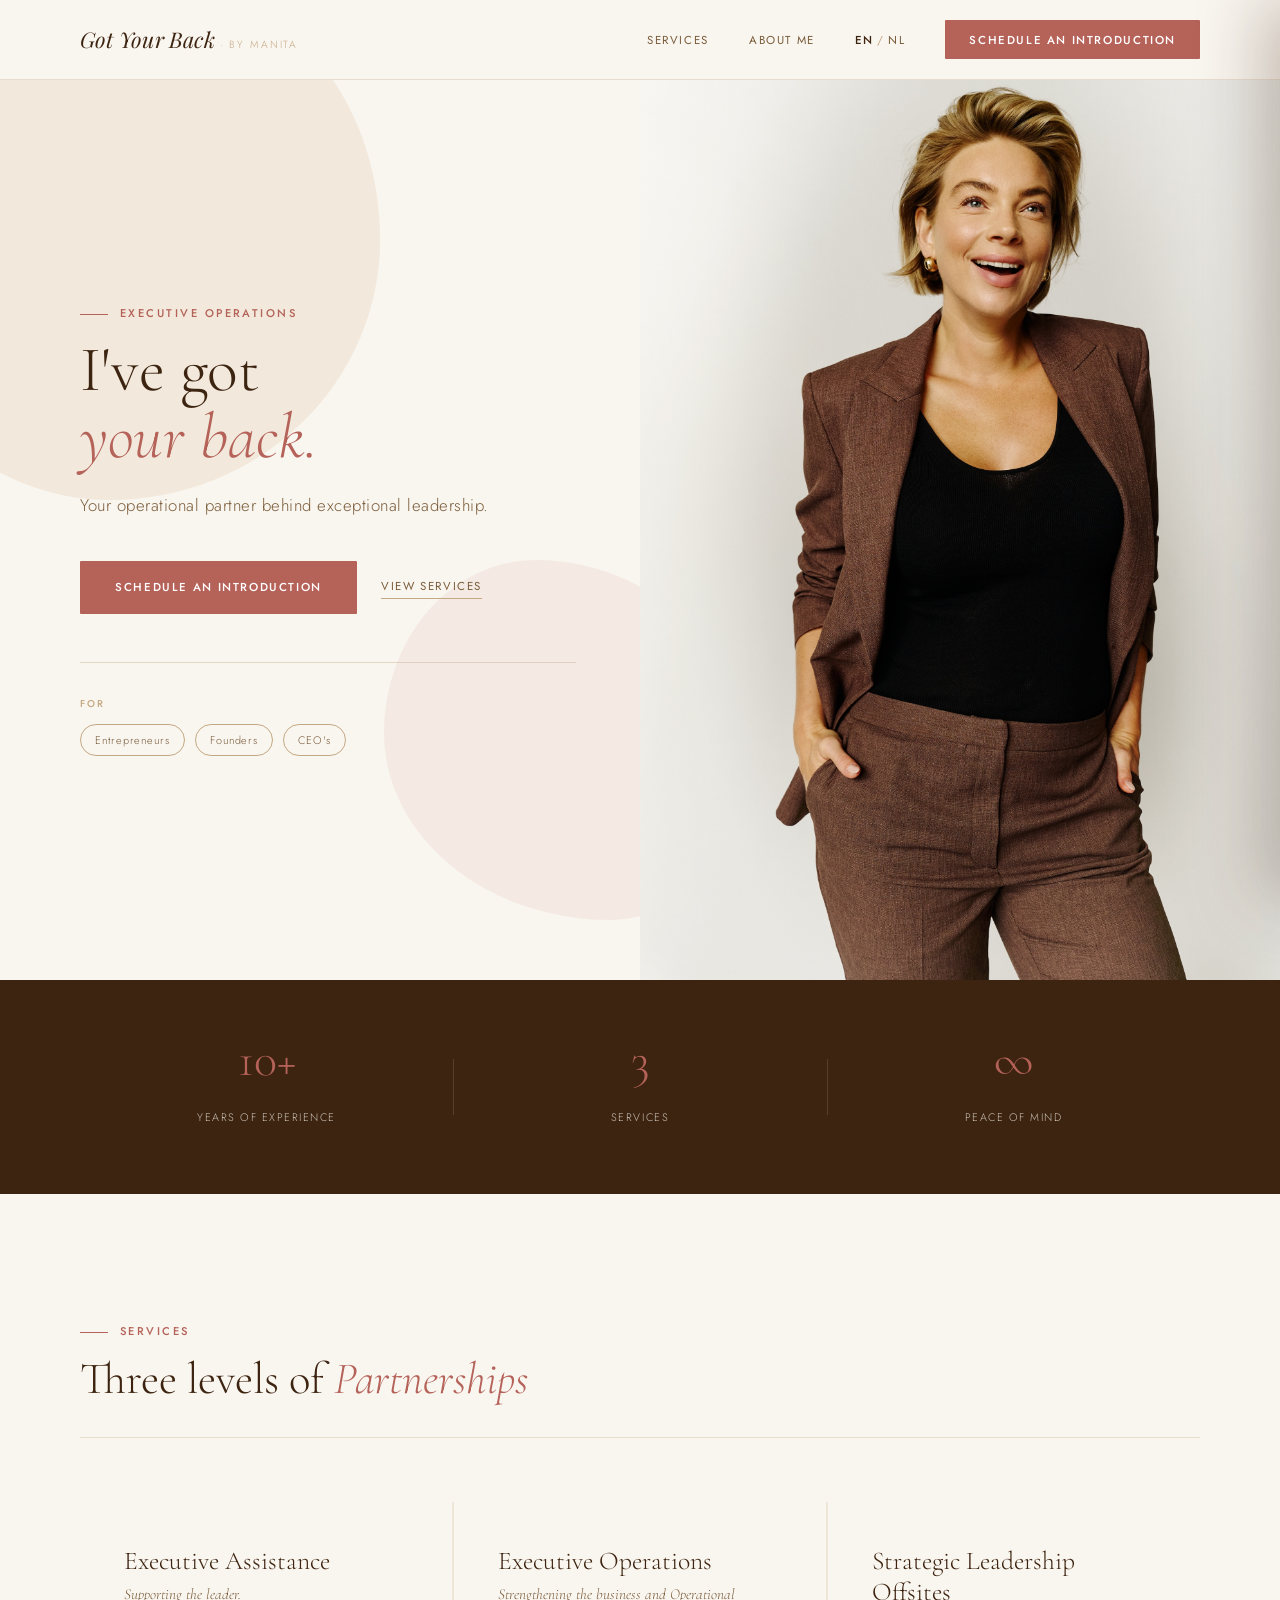
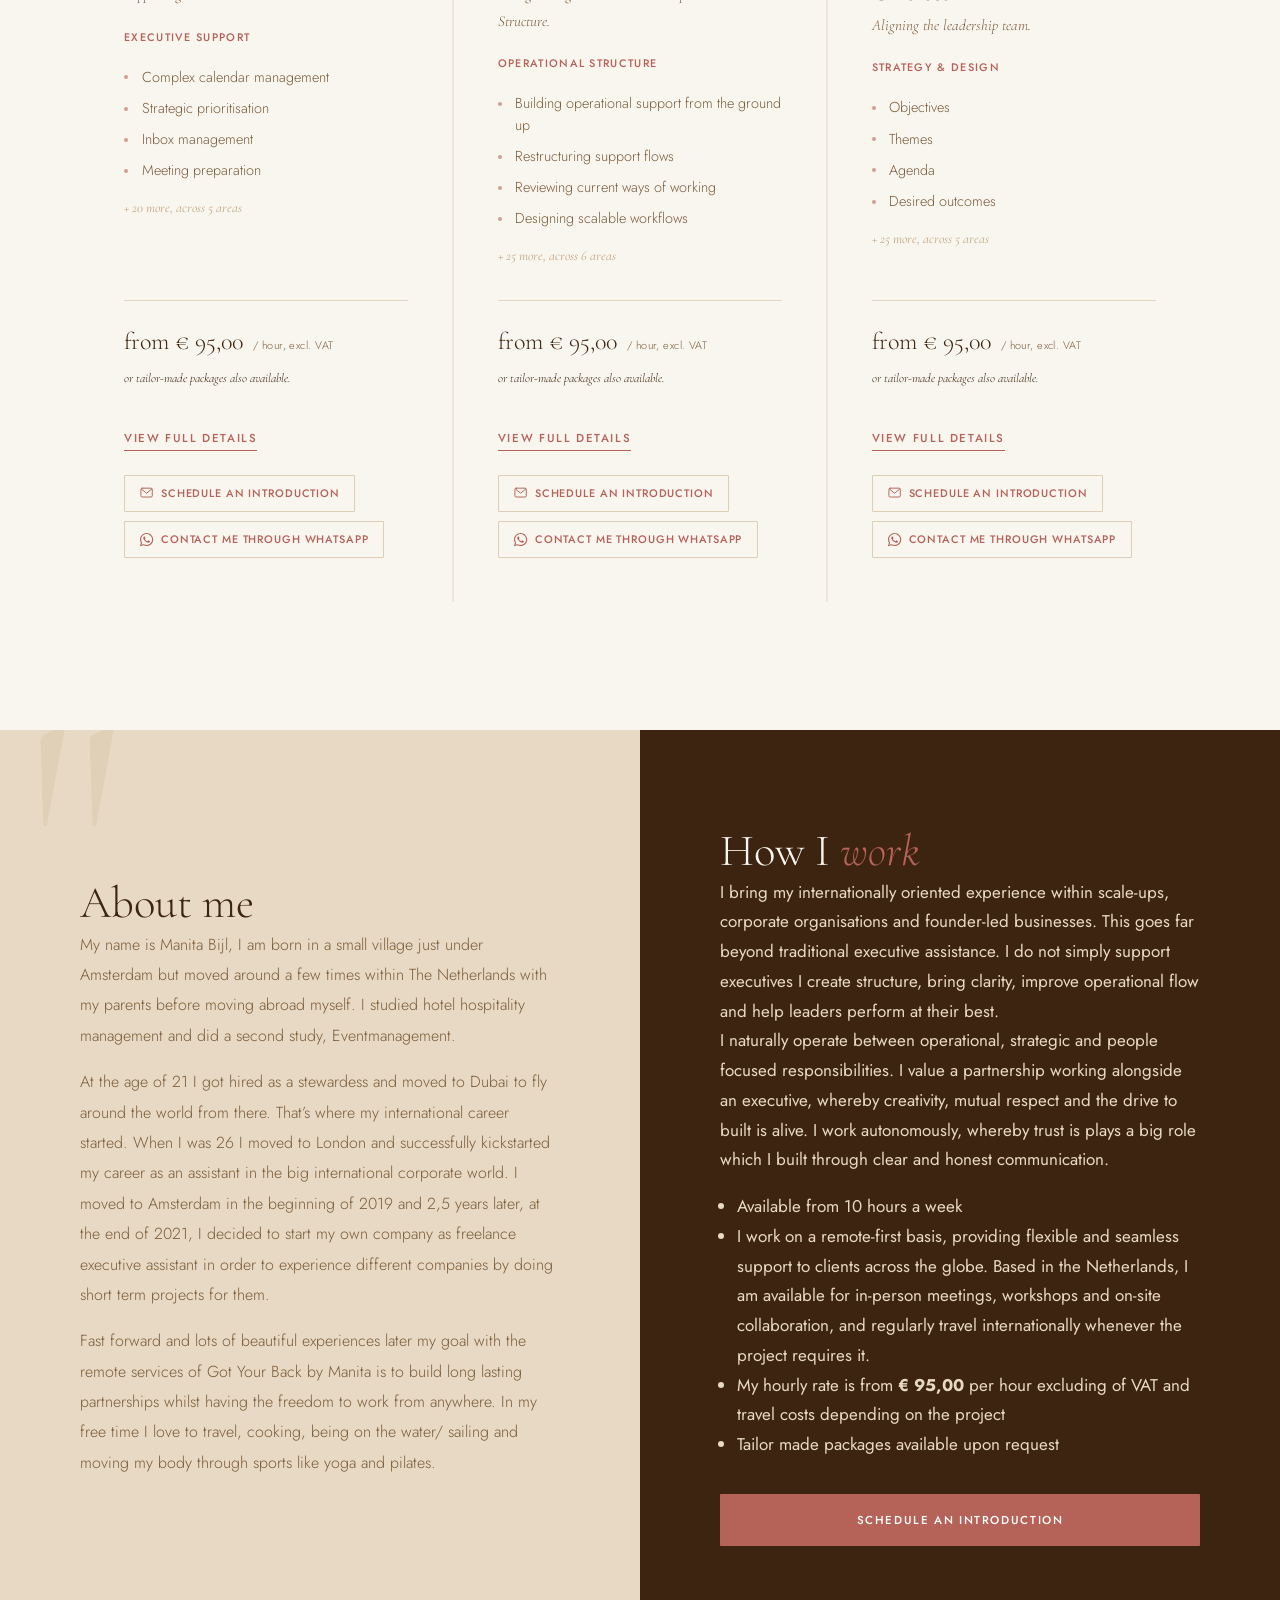
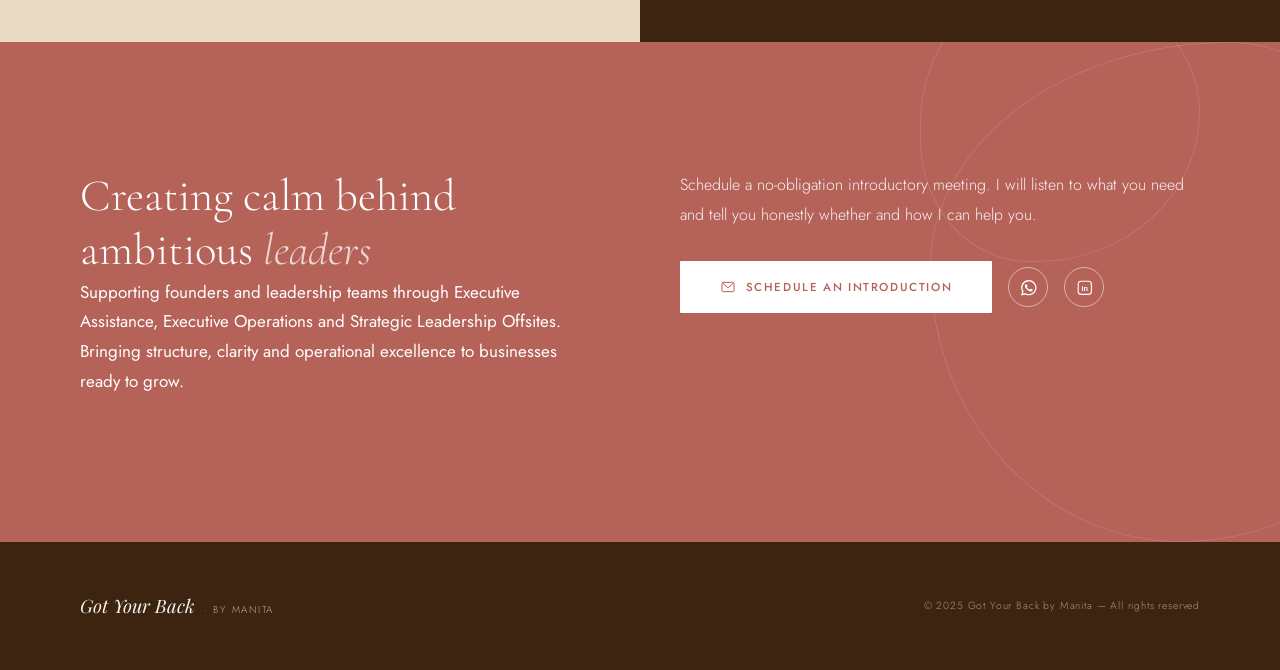
<file: index.html>
<!DOCTYPE html>
<html lang="en">
<head>
    <meta charset="UTF-8">
    <meta name="viewport" content="width=device-width, initial-scale=1.0">
    <title>Got Your Back — Executive Assistance, Operations & Leadership Offsites</title>
    <meta name="description" content="Executive Assistance, Executive Operations and Strategic Leadership Offsites — remote support for founders, CEOs and leadership teams, by Manita.">
    <link rel="canonical" href="https://bymanita.com/">
    <link rel="alternate" hreflang="en" href="https://bymanita.com/">
    <link rel="alternate" hreflang="nl" href="https://bymanita.com/nl/">
    <link rel="alternate" hreflang="x-default" href="https://bymanita.com/">
    <link rel="icon" type="image/svg+xml" href="favicon.svg">
    <link rel="icon" type="image/png" sizes="32x32" href="favicon-32x32.png">
    <link rel="icon" type="image/png" sizes="16x16" href="favicon-16x16.png">
    <link rel="icon" href="favicon.ico">
    <link rel="apple-touch-icon" href="apple-touch-icon.png">
    <link rel="preconnect" href="https://fonts.googleapis.com">
    <link rel="preconnect" href="https://fonts.gstatic.com" crossorigin>
    <link href="https://fonts.googleapis.com/css2?family=Cormorant+Garamond:ital,wght@0,300;0,400;1,300;1,400&family=Jost:wght@200;300;400;500&family=Playfair+Display:ital,wght@1,400;1,500&display=swap" rel="stylesheet">
    <link rel="stylesheet" href="css/main.css">
</head>
<body>
<script>document.documentElement.classList.add('js')</script>

<a class="skip-link" href="#main-content">Skip to main content</a>

<header>
    <nav>
        <a class="nav-logo logo" href="#" aria-label="Got Your Back by Manita – homepage">
            <span class="logo-script" aria-hidden="true">Got Your Back</span>
            <span class="logo-by" aria-hidden="true"> · by Manita</span>
        </a>

        <button class="nav-toggle" type="button" aria-expanded="false" aria-controls="nav-menu">
            <span class="sr-only">Open menu</span>
            <span class="nav-toggle-icon" aria-hidden="true"></span>
        </button>

        <ul id="nav-menu" class="nav-links" role="list">
            <li><a href="#services" class="nav-links__link">Services</a></li>
            <li><a href="#about" class="nav-links__link">About me</a></li>
            <li class="lang-switch" role="presentation">
                <span class="lang-current" aria-current="true">EN</span><span class="lang-sep" aria-hidden="true">/</span><a href="nl/" hreflang="nl" lang="nl">NL</a>
            </li>
            <li><a class="btn btn--filled btn--sm" href="#contact">Schedule an introduction</a></li>
        </ul>
    </nav>
</header>

<main id="main-content">

    <!-- HERO -->
    <section class="hero o-split">
        <div class="hero-blob-1" aria-hidden="true"></div>
        <div class="hero-blob-2" aria-hidden="true"></div>
        <div class="hero-blob-3" aria-hidden="true"></div>
        <div class="hero-line-deco" aria-hidden="true"></div>

        <div class="hero-left">
            <p class="eyebrow" aria-hidden="true">Executive Operations</p>
            <h1 id="hero-heading" class="hero-title">
                I've got<br><em>your back.</em>
            </h1>
            <p class="hero-subtitle">
                Your operational partner behind exceptional leadership.
            </p>
            <div class="hero-actions">
                <a href="#contact" class="btn btn--filled">Schedule an introduction</a>
                <a href="#services" class="btn btn--ghost">View services</a>
            </div>
            <div class="hero-for">
                <p class="hero-for-label">For</p>
                <ul class="hero-for-tags" role="list" aria-label="Who this is for">
                    <li class="tag">Entrepreneurs</li>
                    <li class="tag">Founders</li>
                    <li class="tag">CEO's</li>
                </ul>
            </div>
        </div>

        <div class="hero-right">
            <div class="hero-photo-wrap">
                <img class="hero-photo" src="manita.jpg" alt="Manita, founder of Got Your Back" decoding="async">
            </div>
        </div>
    </section>

    <!-- STATS -->
    <section class="intro-strip reveal" aria-label="Experience stats">
        <div class="intro-stat">
            <strong class="intro-stat-number">10+</strong>
            <p class="intro-stat-label">Years of experience</p>
        </div>
        <div class="intro-divider" aria-hidden="true"></div>
        <div class="intro-stat">
            <strong class="intro-stat-number">3</strong>
            <p class="intro-stat-label">services</p>
        </div>
        <div class="intro-divider" aria-hidden="true"></div>
        <div class="intro-stat">
            <strong class="intro-stat-number">∞</strong>
            <p class="intro-stat-label">Peace of mind</p>
        </div>
    </section>

    <!-- SERVICES -->
    <section class="services o-section" id="services">
        <header class="section-header reveal">
            <div>
                <p class="eyebrow">Services</p>
                <h2 id="services-heading" class="section-title">Three levels of <em>Partnerships</em></h2>
            </div>
        </header>
        <ul class="service-cards o-trio reveal" id="service-cards" role="list"></ul>
    </section>

    <!-- SERVICE DETAIL DRAWER -->
    <div class="scrim" id="service-scrim"></div>
    <aside class="drawer" id="service-drawer" aria-hidden="true">
        <div class="drawer-head">
            <div class="drawer-head-top">
                <h3 id="drawer-title"></h3>
                <button class="drawer-close" id="drawer-close" type="button" aria-label="Close details">&times;</button>
            </div>
            <p class="service-subtitle" id="drawer-subtitle"></p>
            <nav class="drawer-nav" id="drawer-nav" aria-label="Jump to category"></nav>
        </div>
        <div class="drawer-body" id="drawer-body"></div>
    </aside>

    <!-- ABOUT -->
    <section class="about o-split" id="about">
        <div class="about-left reveal">
            <h2 class="section-title">About me</h2>
            <p class="about-bio">
                My name is Manita Bijl, I am born in a small village just under Amsterdam but moved around a few times within The Netherlands with my parents before moving abroad myself. I studied hotel hospitality management and did a second study, Eventmanagement.</p>

            <p class="about-bio">At the age of 21 I got hired as a stewardess and moved to Dubai to fly around the world from there. That’s where my international career started. When I was 26 I moved to London and successfully kickstarted my career as an assistant in the big international corporate world. I moved to Amsterdam in the beginning of 2019 and 2,5 years later, at the end of 2021, I decided to start my own company as freelance executive assistant in order to experience different companies by doing short term projects for them.</p>
            <p class="about-bio">Fast forward and lots of beautiful experiences later my goal with the remote services of Got Your Back by Manita is to build long lasting partnerships whilst having the freedom to work from anywhere. In my free time I love to travel, cooking, being on the water/ sailing and moving my body through sports like yoga and pilates. 
            </p>
        </div>
        <div class="about-right reveal">
            <!-- <p class="eyebrow" aria-hidden="true">Why Got Your Back</p> -->
            <h2 id="about-heading" class="section-title">How I <em>work</em></h2>

            <p>I bring my internationally oriented experience within scale-ups, corporate organisations and founder-led businesses. This goes far beyond traditional executive assistance. I do not simply support executives I create structure, bring clarity, improve operational flow and help leaders perform at their best. <br>
            I naturally operate between operational, strategic and people focused responsibilities. I value a partnership working alongside an executive, whereby creativity, mutual respect and the drive to built is alive. I work autonomously, whereby trust is plays a big role which I built through clear and honest communication. </p>

            <ul>
                <li>Available from 10 hours a week</li>
                <li>I work on a remote-first basis, providing flexible and seamless support to clients across the globe. Based in the Netherlands, I am available for in-person meetings, workshops and on-site collaboration, and regularly travel internationally whenever the project requires it.</li>
                <li>My hourly rate is from <strong>€ 95,00</strong> per hour excluding of VAT and travel costs depending on the project</li>
                <li>Tailor made packages available upon request</li>
            </ul>

            <a href="#contact" class="btn btn--filled">Schedule an introduction</a>
        </div>
    </section>

    <!-- CTA -->
    <section class="cta-section o-split o-section" id="contact">
        <div class="cta-blob" aria-hidden="true"></div>
        <div class="cta-blob cta-blob-2" aria-hidden="true"></div>
        <div id="cta-heading" class="cta-title reveal">
            <h2>Creating calm behind ambitious <em>leaders</em></h2>

            <p>Supporting founders and leadership teams through Executive Assistance, Executive Operations and Strategic Leadership Offsites. Bringing structure, clarity and operational excellence to businesses ready to grow.</p>

        </div>
        <div class="cta-right reveal">
            <p class="cta-sub">Schedule a no-obligation introductory meeting. I will listen to what you need and tell you honestly whether and how I can help you.</p>
            <div class="cta-actions">
                <a href="mailto:gotyourback@bymanita.com" class="btn btn--white btn--icon">
                    <svg viewBox="0 0 24 24" fill="none" stroke="currentColor" stroke-width="1.5" stroke-linecap="round" stroke-linejoin="round" aria-hidden="true"><rect x="3" y="5" width="18" height="14" rx="2"/><path d="M4 6.5 12 13 20 6.5"/></svg>
                    Schedule an introduction
                </a>
                <a class="icon-btn icon-btn--light" href="https://wa.me/31623156416" target="_blank" rel="noopener" aria-label="Message me on WhatsApp">
                    <svg viewBox="0 0 448 512" fill="currentColor" aria-hidden="true"><path d="M380.9 97.1c-41.9-42-97.7-65.1-157-65.1-122.4 0-222 99.6-222 222 0 39.1 10.2 77.3 29.6 111L0 480 117.7 449.1c32.4 17.7 68.9 27 106.1 27l.1 0c122.3 0 224.1-99.6 224.1-222 0-59.3-25.2-115-67.1-157zm-157 341.6c-33.2 0-65.7-8.9-94-25.7l-6.7-4-69.8 18.3 18.6-68.1-4.4-7c-18.5-29.4-28.2-63.3-28.2-98.2 0-101.7 82.8-184.5 184.6-184.5 49.3 0 95.6 19.2 130.4 54.1s56.2 81.2 56.1 130.5c0 101.8-84.9 184.6-186.6 184.6zM325.1 300.5c-5.5-2.8-32.8-16.2-37.9-18-5.1-1.9-8.8-2.8-12.5 2.8s-14.3 18-17.6 21.8c-3.2 3.7-6.5 4.2-12 1.4-32.6-16.3-54-29.1-75.5-66-5.7-9.8 5.7-9.1 16.3-30.3 1.8-3.7 .9-6.9-.5-9.7s-12.5-30.1-17.1-41.2c-4.5-10.8-9.1-9.3-12.5-9.5-3.2-.2-6.9-.2-10.6-.2s-9.7 1.4-14.8 6.9c-5.1 5.6-19.4 19-19.4 46.3s19.9 53.7 22.6 57.4c2.8 3.7 39.1 59.7 94.8 83.8 35.2 15.2 49 16.5 66.6 13.9 10.7-1.6 32.8-13.4 37.4-26.4s4.6-24.1 3.2-26.4c-1.3-2.5-5-3.9-10.5-6.6z"/></svg>
                </a>
                <a class="icon-btn icon-btn--light" href="https://www.linkedin.com/in/manita-bijl/" target="_blank" rel="noopener" aria-label="Connect on LinkedIn">
                    <svg viewBox="0 0 24 24" fill="none" stroke="currentColor" stroke-width="1.5" stroke-linecap="round" stroke-linejoin="round" aria-hidden="true"><rect x="3" y="3" width="18" height="18" rx="4"/><text x="12" y="16.5" text-anchor="middle" font-family="Arial, Helvetica, sans-serif" font-size="10" font-weight="700" fill="currentColor" stroke="none">in</text></svg>
                </a>
            </div>
        </div>
    </section>

</main>

<footer>
    <div class="footer-logo logo">
        <span class="logo-script">Got Your Back</span>
        <span class="logo-by">&nbsp;· by Manita</span>
    </div>
    <small class="footer-copy">© 2025 Got Your Back by Manita — All rights reserved</small>
</footer>

<script>
    const SERVICES = [
        {
            name: "Executive Assistance",
            subtitle: "Supporting the leader.",
            tagline: "Executive Support",
            preview: ["Complex calendar management", "Strategic prioritisation", "Inbox management", "Meeting preparation"],
            categories: [
                { name: "Executive Support", bullets: ["Complex calendar management", "Strategic prioritisation", "Inbox management", "Meeting preparation", "Action tracking", "Executive correspondence", "Confidential support"] },
                { name: "Travel & Logistics", bullets: ["International travel planning", "Complex itineraries", "Visa coordination"] },
                { name: "Stakeholder Management", bullets: ["Board coordination", "Investor communication", "Leadership scheduling", "External partner communication", "Acting as gatekeeper"] },
                { name: "Meeting Management", bullets: ["Leadership meetings", "Board meetings", "Preparing agendas", "Taking ownership of follow-ups"] },
                { name: "Business Administration", bullets: ["Contracts", "Expenses", "Invoicing support", "Document management", "Internal administration"] },
            ]
        },
        {
            name: "Executive Operations",
            subtitle: "Strengthening the business and Operational Structure.",
            tagline: "Operational Structure",
            preview: ["Building operational support from the ground up", "Restructuring support flows", "Reviewing current ways of working", "Designing scalable workflows"],
            categories: [
                { name: "Operational Structure", bullets: ["Building operational support from the ground up", "Restructuring support flows", "Reviewing current ways of working", "Designing scalable workflows", "Creating operational playbooks", "SOP development", "Improving efficiency"] },
                { name: "Process Improvement", bullets: ["Workflow optimisation", "Internal processes", "Documentation", "Cross-functional collaboration", "Operational consistency"] },
                { name: "Founder Operations", intro: "I help founders transition from doing everything themselves to leading effectively.", bullets: ["Creating structure around priorities", "Improving decision-making rhythm", "Organising executive meetings", "Operational planning", "Accountability systems"] },
                { name: "Building Executive Support Functions", intro: "I leverage my years of experience into building the function.", bullets: ["Hiring an Executive Assistant", "Defining the role", "Creating onboarding", "Designing workflows", "Establishing best practices", "Mentoring new Executive Assistants"] },
                { name: "Business Rhythm", intro: "I create structure around:", bullets: ["Weekly Leadership Meetings", "Monthly Reviews", "Quarterly Planning", "Annual Planning", "OKR cadence", "Communication cadence"] },
                { name: "Strategic Project Management", intro: "I lead and coordinate high-impact business initiatives from planning through execution." },
            ]
        },
        {
            name: "Strategic Leadership Offsites",
            subtitle: "Aligning the leadership team.",
            tagline: "Strategy & Design",
            preview: ["Objectives", "Themes", "Agenda", "Desired outcomes"],
            categories: [
                { name: "Strategy & Design", intro: "Helping leadership teams define:", bullets: ["Objectives", "Themes", "Agenda", "Desired outcomes", "Success measures"] },
                { name: "End-to-End Project Management", bullets: ["Venue sourcing", "Budget management", "Supplier coordination", "Travel arrangements", "Accommodation", "Logistics", "Timelines", "Communications"] },
                { name: "Leadership Experience", intro: "Designing an experience rather than simply booking a venue.", bullets: ["Executive dinners", "Team experiences", "Workshops", "Guest speakers", "Wellness & mindful activities", "Reflection sessions"] },
                { name: "Operational Delivery", intro: "Making sure everything runs seamlessly.", bullets: ["On-site coordination", "Speaker management", "Venue liaison", "Materials", "Last-minute problem solving"] },
                { name: "Aftercare", bullets: ["Follow up on action plans", "Decision tracking", "Follow-up documentation", "Accountability check-ins", "Next-quarter planning"] },
            ]
        }
    ];

    const cardsEl = document.getElementById('service-cards');
    const scrimEl = document.getElementById('service-scrim');
    const drawerEl = document.getElementById('service-drawer');
    const drawerTitleEl = document.getElementById('drawer-title');
    const drawerSubtitleEl = document.getElementById('drawer-subtitle');
    const drawerNavEl = document.getElementById('drawer-nav');
    const drawerBodyEl = document.getElementById('drawer-body');
    const drawerCloseEl = document.getElementById('drawer-close');

    function slugify(s) {
        return s.toLowerCase().replace(/[^a-z0-9]+/g, '-').replace(/(^-|-$)/g, '');
    }

    SERVICES.forEach((service, i) => {
        const totalBullets = service.categories.reduce((n, c) => n + (c.bullets ? c.bullets.length : 0), 0);
        const li = document.createElement('li');
        li.className = 'service-card';
        li.innerHTML = `
            <h3 class="service-name">${service.name}</h3>
            <p class="service-subtitle">${service.subtitle}</p>
            <p class="service-tagline">${service.tagline}</p>
            <ul class="service-list" role="list">${service.preview.map(b => `<li>${b}</li>`).join('')}</ul>
            <p class="service-more">+ ${totalBullets - service.preview.length} more, across ${service.categories.length} areas</p>
            <div class="service-pricing">
                <p class="service-price">from € 95,00 <span>/ hour, excl. VAT</span></p>
                <p class="service-tailor">or tailor-made packages also available.</p>
            </div>
            <button class="service-detail-btn" type="button" data-index="${i}">View full details</button>
            <div class="service-contact">
                <a class="contact-btn" href="mailto:gotyourback@bymanita.com">
                    <svg viewBox="0 0 24 24" fill="none" stroke="currentColor" stroke-width="1.5" stroke-linecap="round" stroke-linejoin="round" aria-hidden="true"><rect x="3" y="5" width="18" height="14" rx="2"/><path d="M4 6.5 12 13 20 6.5"/></svg>
                    <span>Schedule an introduction</span>
                </a>
                <a class="contact-btn" href="https://wa.me/31623156416" target="_blank" rel="noopener">
                    <svg viewBox="0 0 448 512" fill="currentColor" aria-hidden="true"><path d="M380.9 97.1c-41.9-42-97.7-65.1-157-65.1-122.4 0-222 99.6-222 222 0 39.1 10.2 77.3 29.6 111L0 480 117.7 449.1c32.4 17.7 68.9 27 106.1 27l.1 0c122.3 0 224.1-99.6 224.1-222 0-59.3-25.2-115-67.1-157zm-157 341.6c-33.2 0-65.7-8.9-94-25.7l-6.7-4-69.8 18.3 18.6-68.1-4.4-7c-18.5-29.4-28.2-63.3-28.2-98.2 0-101.7 82.8-184.5 184.6-184.5 49.3 0 95.6 19.2 130.4 54.1s56.2 81.2 56.1 130.5c0 101.8-84.9 184.6-186.6 184.6zM325.1 300.5c-5.5-2.8-32.8-16.2-37.9-18-5.1-1.9-8.8-2.8-12.5 2.8s-14.3 18-17.6 21.8c-3.2 3.7-6.5 4.2-12 1.4-32.6-16.3-54-29.1-75.5-66-5.7-9.8 5.7-9.1 16.3-30.3 1.8-3.7 .9-6.9-.5-9.7s-12.5-30.1-17.1-41.2c-4.5-10.8-9.1-9.3-12.5-9.5-3.2-.2-6.9-.2-10.6-.2s-9.7 1.4-14.8 6.9c-5.1 5.6-19.4 19-19.4 46.3s19.9 53.7 22.6 57.4c2.8 3.7 39.1 59.7 94.8 83.8 35.2 15.2 49 16.5 66.6 13.9 10.7-1.6 32.8-13.4 37.4-26.4s4.6-24.1 3.2-26.4c-1.3-2.5-5-3.9-10.5-6.6z"/></svg>
                    <span>Contact me through Whatsapp</span>
                </a>
            </div>
        `;
        cardsEl.appendChild(li);
    });

    function openDrawer(service) {
        drawerTitleEl.textContent = service.name;
        drawerSubtitleEl.textContent = service.subtitle;
        drawerNavEl.innerHTML = service.categories.map(cat => `<a href="#${slugify(cat.name)}">${cat.name}</a>`).join('');
        drawerBodyEl.innerHTML = service.categories.map(cat => `
            <div class="drawer-cat" id="${slugify(cat.name)}">
                <h4>${cat.name}</h4>
                ${cat.intro ? `<p class="intro">${cat.intro}</p>` : ''}
                ${cat.bullets ? `<ul role="list">${cat.bullets.map(b => `<li>${b}</li>`).join('')}</ul>` : ''}
            </div>
        `).join('');
        drawerEl.classList.add('is-open');
        drawerEl.setAttribute('aria-hidden', 'false');
        scrimEl.classList.add('is-open');
        document.body.style.overflow = 'hidden';
    }

    function closeDrawer() {
        drawerEl.classList.remove('is-open');
        drawerEl.setAttribute('aria-hidden', 'true');
        scrimEl.classList.remove('is-open');
        document.body.style.overflow = '';
    }

    cardsEl.addEventListener('click', (e) => {
        const btn = e.target.closest('.service-detail-btn');
        if (!btn) return;
        openDrawer(SERVICES[btn.dataset.index]);
    });

    drawerNavEl.addEventListener('click', (e) => {
        const a = e.target.closest('a');
        if (!a) return;
        e.preventDefault();
        const target = document.getElementById(a.getAttribute('href').slice(1));
        if (target) target.scrollIntoView({ behavior: 'smooth', block: 'start' });
    });

    drawerCloseEl.addEventListener('click', closeDrawer);
    scrimEl.addEventListener('click', closeDrawer);
    document.addEventListener('keydown', (e) => {
        if (e.key === 'Escape') closeDrawer();
    });

    const observer = new IntersectionObserver((entries) => {
        entries.forEach((entry, i) => {
            if (entry.isIntersecting) {
                setTimeout(() => entry.target.classList.add('visible'), i * 80);
            }
        });
    }, { threshold: 0.1 });
    document.querySelectorAll('.reveal').forEach(el => observer.observe(el));

    const toggle = document.querySelector('.nav-toggle');
    const menu = document.getElementById('nav-menu');
    toggle.addEventListener('click', () => {
        const open = toggle.getAttribute('aria-expanded') === 'true';
        toggle.setAttribute('aria-expanded', String(!open));
        menu.classList.toggle('is-open', !open);
    });
    menu.querySelectorAll('a').forEach(a =>
        a.addEventListener('click', () => {
            toggle.setAttribute('aria-expanded', 'false');
            menu.classList.remove('is-open');
        })
    );
</script>
</body>
</html>
</file>
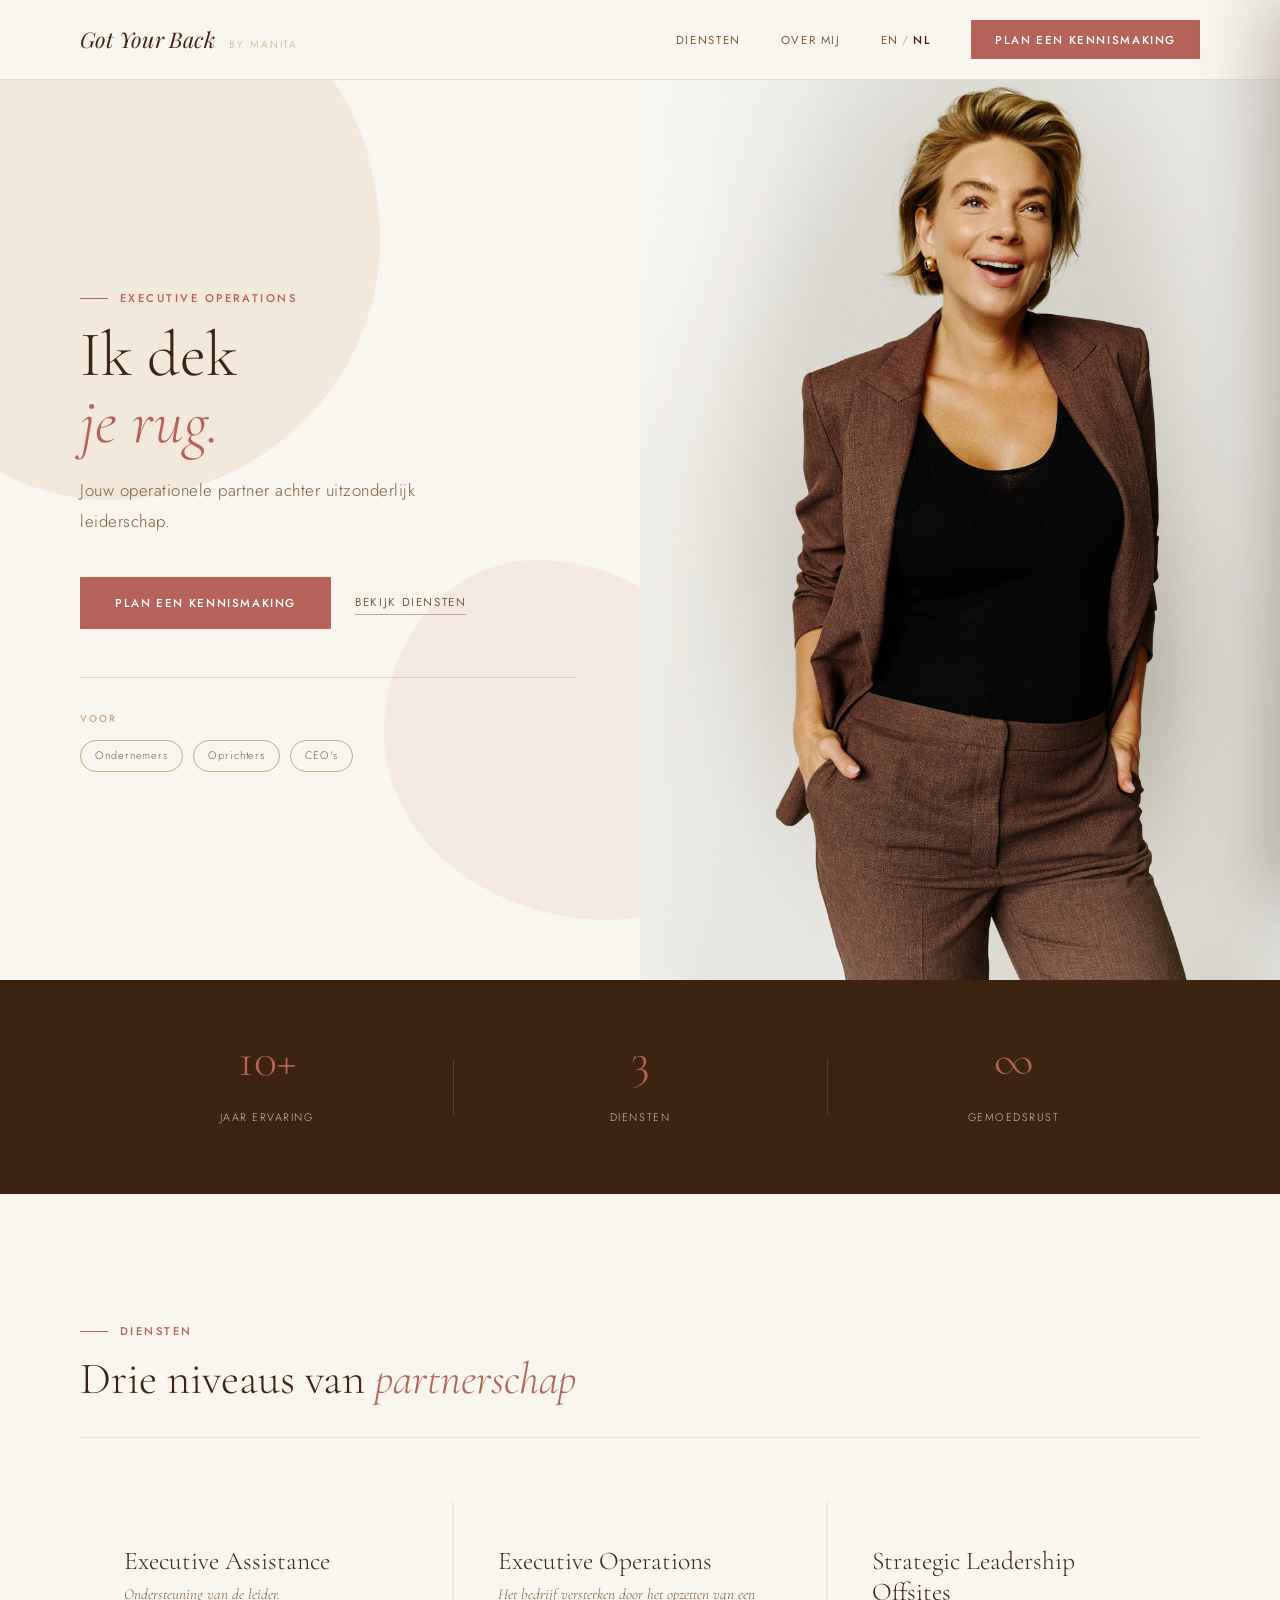
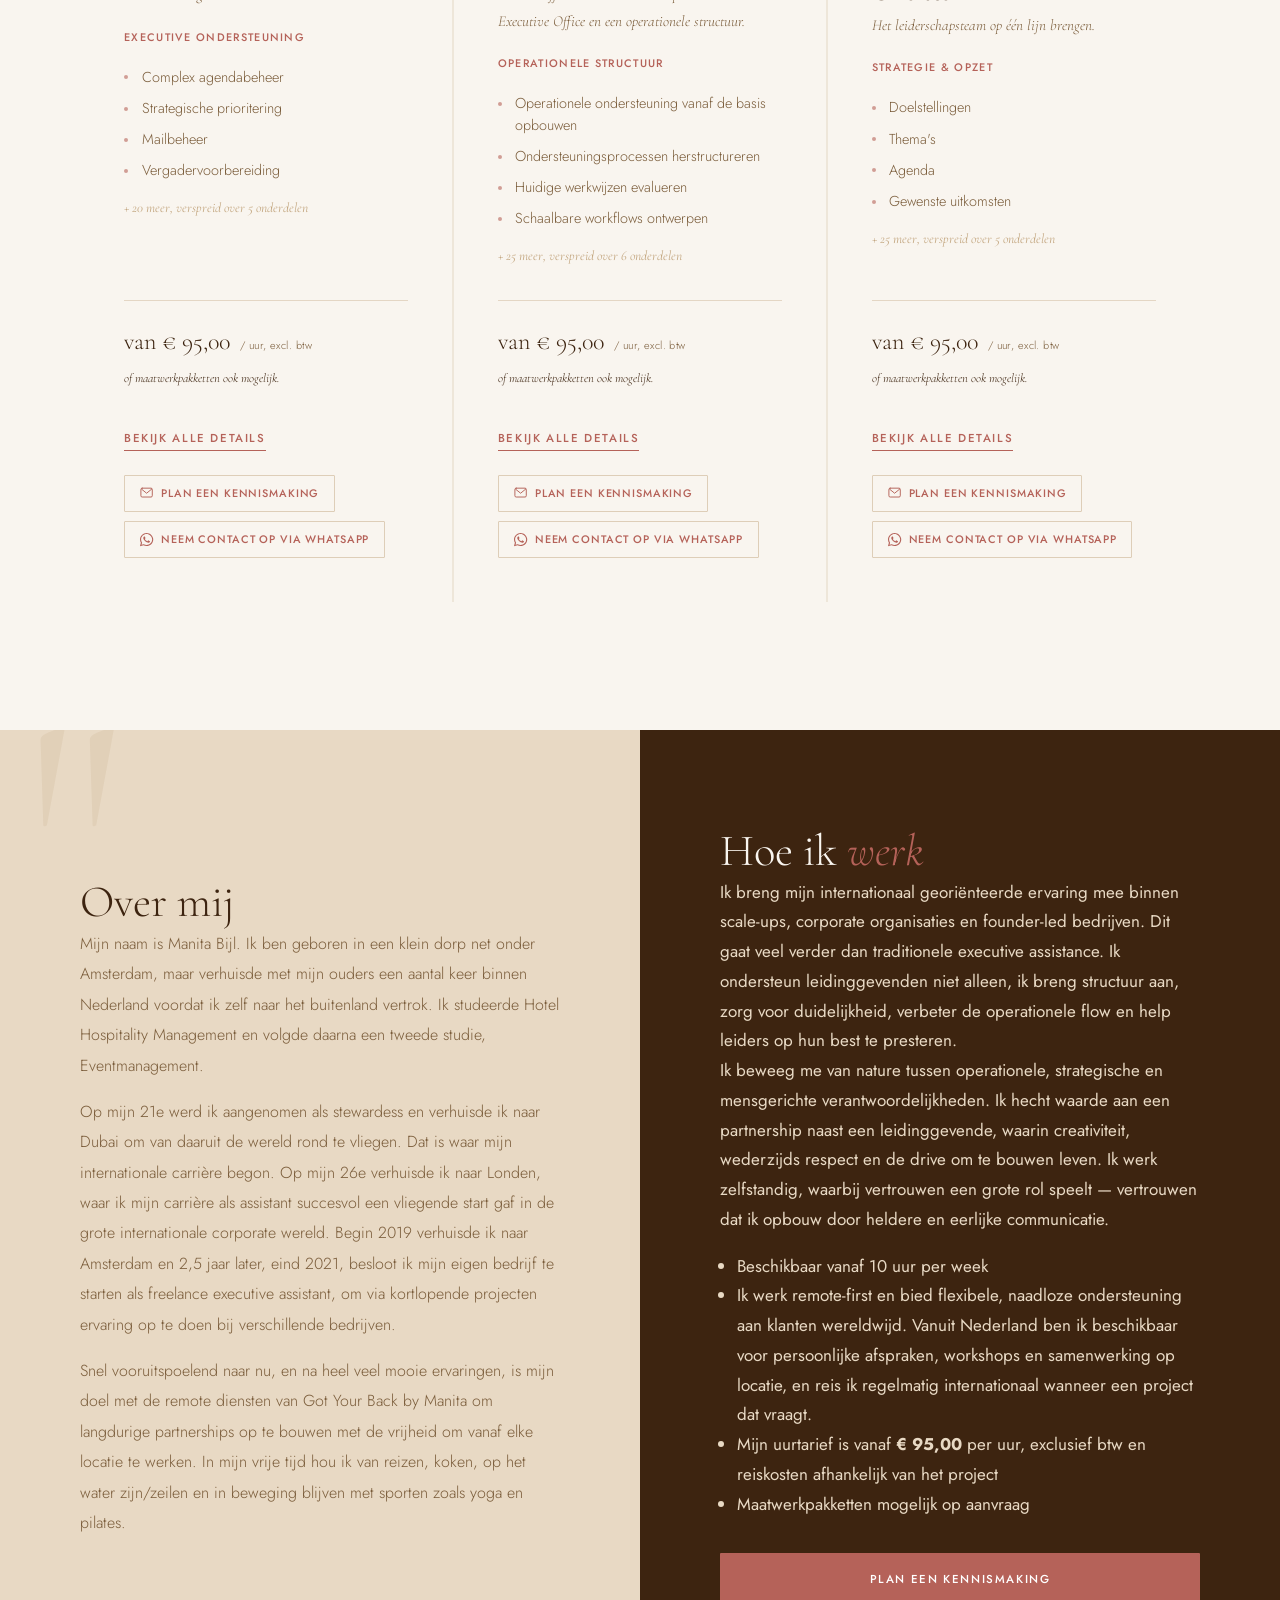
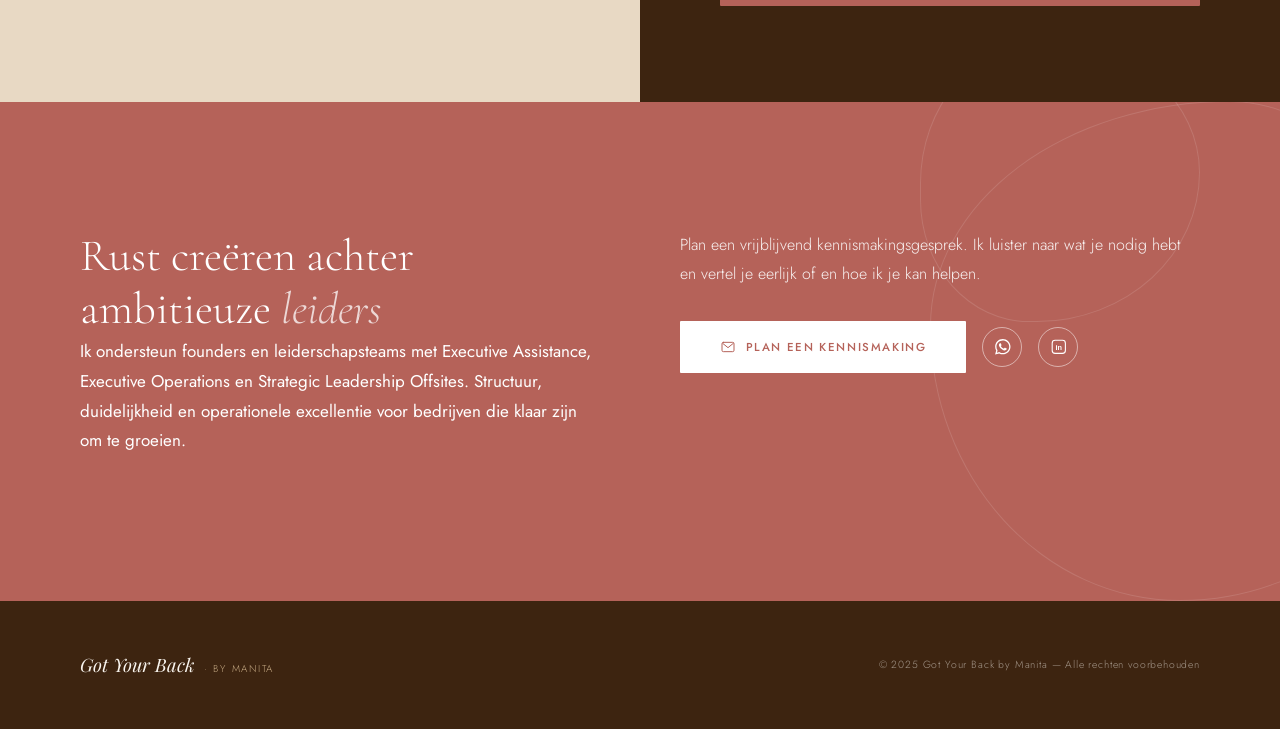
<file: nl/index.html>
<!DOCTYPE html>
<html lang="nl">
<head>
    <meta charset="UTF-8">
    <meta name="viewport" content="width=device-width, initial-scale=1.0">
    <title>Got Your Back — Executive Assistance, Operations & Leadership Offsites</title>
    <meta name="description" content="Executive Assistance, Executive Operations en Strategic Leadership Offsites — remote ondersteuning voor founders, CEO's en leiderschapsteams, door Manita.">
    <link rel="canonical" href="https://bymanita.com/nl/">
    <link rel="alternate" hreflang="en" href="https://bymanita.com/">
    <link rel="alternate" hreflang="nl" href="https://bymanita.com/nl/">
    <link rel="alternate" hreflang="x-default" href="https://bymanita.com/">
    <link rel="icon" type="image/svg+xml" href="../favicon.svg">
    <link rel="icon" type="image/png" sizes="32x32" href="../favicon-32x32.png">
    <link rel="icon" type="image/png" sizes="16x16" href="../favicon-16x16.png">
    <link rel="icon" href="../favicon.ico">
    <link rel="apple-touch-icon" href="../apple-touch-icon.png">
    <link rel="preconnect" href="https://fonts.googleapis.com">
    <link rel="preconnect" href="https://fonts.gstatic.com" crossorigin>
    <link href="https://fonts.googleapis.com/css2?family=Cormorant+Garamond:ital,wght@0,300;0,400;1,300;1,400&family=Jost:wght@200;300;400;500&family=Playfair+Display:ital,wght@1,400;1,500&display=swap" rel="stylesheet">
    <link rel="stylesheet" href="../css/main.css">
</head>
<body>
<script>document.documentElement.classList.add('js')</script>

<a class="skip-link" href="#main-content">Ga naar hoofdinhoud</a>

<header>
    <nav>
        <a class="nav-logo logo" href="#" aria-label="Got Your Back by Manita – homepagina">
            <span class="logo-script" aria-hidden="true">Got Your Back</span>
            <span class="logo-by" aria-hidden="true"> · by Manita</span>
        </a>

        <button class="nav-toggle" type="button" aria-expanded="false" aria-controls="nav-menu">
            <span class="sr-only">Menu openen</span>
            <span class="nav-toggle-icon" aria-hidden="true"></span>
        </button>

        <ul id="nav-menu" class="nav-links" role="list">
            <li><a href="#services" class="nav-links__link">Diensten</a></li>
            <li><a href="#about" class="nav-links__link">Over mij</a></li>
            <li class="lang-switch" role="presentation">
                <a href="../" hreflang="en" lang="en">EN</a><span class="lang-sep" aria-hidden="true">/</span><span class="lang-current" aria-current="true">NL</span>
            </li>
            <li><a class="btn btn--filled btn--sm" href="#contact">Plan een kennismaking</a></li>
        </ul>
    </nav>
</header>

<main id="main-content">

    <!-- HERO -->
    <section class="hero o-split">
        <div class="hero-blob-1" aria-hidden="true"></div>
        <div class="hero-blob-2" aria-hidden="true"></div>
        <div class="hero-blob-3" aria-hidden="true"></div>
        <div class="hero-line-deco" aria-hidden="true"></div>

        <div class="hero-left">
            <p class="eyebrow" aria-hidden="true">Executive Operations</p>
            <h1 id="hero-heading" class="hero-title">
                Ik dek<br><em>je rug.</em>
            </h1>
            <p class="hero-subtitle">
                Jouw operationele partner achter uitzonderlijk leiderschap.
            </p>
            <div class="hero-actions">
                <a href="#contact" class="btn btn--filled">Plan een kennismaking</a>
                <a href="#services" class="btn btn--ghost">Bekijk diensten</a>
            </div>
            <div class="hero-for">
                <p class="hero-for-label">Voor</p>
                <ul class="hero-for-tags" role="list" aria-label="Voor wie">
                    <li class="tag">Ondernemers</li>
                    <li class="tag">Oprichters</li>
                    <li class="tag">CEO's</li>
                </ul>
            </div>
        </div>

        <div class="hero-right">
            <div class="hero-photo-wrap">
                <img class="hero-photo" src="../manita.jpg" alt="Manita, oprichter van Got Your Back" decoding="async">
            </div>
        </div>
    </section>

    <!-- STATS -->
    <section class="intro-strip reveal" aria-label="Ervaringscijfers">
        <div class="intro-stat">
            <strong class="intro-stat-number">10+</strong>
            <p class="intro-stat-label">Jaar ervaring</p>
        </div>
        <div class="intro-divider" aria-hidden="true"></div>
        <div class="intro-stat">
            <strong class="intro-stat-number">3</strong>
            <p class="intro-stat-label">diensten</p>
        </div>
        <div class="intro-divider" aria-hidden="true"></div>
        <div class="intro-stat">
            <strong class="intro-stat-number">∞</strong>
            <p class="intro-stat-label">Gemoedsrust</p>
        </div>
    </section>

    <!-- SERVICES -->
    <section class="services o-section" id="services">
        <header class="section-header reveal">
            <div>
                <p class="eyebrow">Diensten</p>
                <h2 id="services-heading" class="section-title">Drie niveaus van <em>partnerschap</em></h2>
            </div>
        </header>
        <ul class="service-cards o-trio reveal" id="service-cards" role="list"></ul>
    </section>

    <!-- SERVICE DETAIL DRAWER -->
    <div class="scrim" id="service-scrim"></div>
    <aside class="drawer" id="service-drawer" aria-hidden="true">
        <div class="drawer-head">
            <div class="drawer-head-top">
                <h3 id="drawer-title"></h3>
                <button class="drawer-close" id="drawer-close" type="button" aria-label="Sluit details">&times;</button>
            </div>
            <p class="service-subtitle" id="drawer-subtitle"></p>
            <nav class="drawer-nav" id="drawer-nav" aria-label="Spring naar categorie"></nav>
        </div>
        <div class="drawer-body" id="drawer-body"></div>
    </aside>

    <!-- ABOUT -->
    <section class="about o-split" id="about">
        <div class="about-left reveal">
            <h2 class="section-title">Over mij</h2>
            <p class="about-bio">
                Mijn naam is Manita Bijl. Ik ben geboren in een klein dorp net onder Amsterdam, maar verhuisde met mijn ouders een aantal keer binnen Nederland voordat ik zelf naar het buitenland vertrok. Ik studeerde Hotel Hospitality Management en volgde daarna een tweede studie, Eventmanagement.</p>

            <p class="about-bio">Op mijn 21e werd ik aangenomen als stewardess en verhuisde ik naar Dubai om van daaruit de wereld rond te vliegen. Dat is waar mijn internationale carrière begon. Op mijn 26e verhuisde ik naar Londen, waar ik mijn carrière als assistant succesvol een vliegende start gaf in de grote internationale corporate wereld. Begin 2019 verhuisde ik naar Amsterdam en 2,5 jaar later, eind 2021, besloot ik mijn eigen bedrijf te starten als freelance executive assistant, om via kortlopende projecten ervaring op te doen bij verschillende bedrijven.</p>
            <p class="about-bio">Snel vooruitspoelend naar nu, en na heel veel mooie ervaringen, is mijn doel met de remote diensten van Got Your Back by Manita om langdurige partnerships op te bouwen met de vrijheid om vanaf elke locatie te werken. In mijn vrije tijd hou ik van reizen, koken, op het water zijn/zeilen en in beweging blijven met sporten zoals yoga en pilates.
            </p>
        </div>
        <div class="about-right reveal">
            <h2 id="about-heading" class="section-title">Hoe ik <em>werk</em></h2>

            <p>Ik breng mijn internationaal georiënteerde ervaring mee binnen scale-ups, corporate organisaties en founder-led bedrijven. Dit gaat veel verder dan traditionele executive assistance. Ik ondersteun leidinggevenden niet alleen, ik breng structuur aan, zorg voor duidelijkheid, verbeter de operationele flow en help leiders op hun best te presteren. <br>
            Ik beweeg me van nature tussen operationele, strategische en mensgerichte verantwoordelijkheden. Ik hecht waarde aan een partnership naast een leidinggevende, waarin creativiteit, wederzijds respect en de drive om te bouwen leven. Ik werk zelfstandig, waarbij vertrouwen een grote rol speelt — vertrouwen dat ik opbouw door heldere en eerlijke communicatie. </p>

            <ul>
                <li>Beschikbaar vanaf 10 uur per week</li>
                <li>Ik werk remote-first en bied flexibele, naadloze ondersteuning aan klanten wereldwijd. Vanuit Nederland ben ik beschikbaar voor persoonlijke afspraken, workshops en samenwerking op locatie, en reis ik regelmatig internationaal wanneer een project dat vraagt.</li>
                <li>Mijn uurtarief is vanaf <strong>€ 95,00</strong> per uur, exclusief btw en reiskosten afhankelijk van het project</li>
                <li>Maatwerkpakketten mogelijk op aanvraag</li>
            </ul>

            <a href="#contact" class="btn btn--filled">Plan een kennismaking</a>
        </div>
    </section>

    <!-- CTA -->
    <section class="cta-section o-split o-section" id="contact">
        <div class="cta-blob" aria-hidden="true"></div>
        <div class="cta-blob cta-blob-2" aria-hidden="true"></div>
        <div id="cta-heading" class="cta-title reveal">
            <h2>Rust creëren achter ambitieuze <em>leiders</em></h2>

            <p>Ik ondersteun founders en leiderschapsteams met Executive Assistance, Executive Operations en Strategic Leadership Offsites. Structuur, duidelijkheid en operationele excellentie voor bedrijven die klaar zijn om te groeien.</p>

        </div>
        <div class="cta-right reveal">
            <p class="cta-sub">Plan een vrijblijvend kennismakingsgesprek. Ik luister naar wat je nodig hebt en vertel je eerlijk of en hoe ik je kan helpen.</p>
            <div class="cta-actions">
                <a href="mailto:gotyourback@bymanita.com" class="btn btn--white btn--icon">
                    <svg viewBox="0 0 24 24" fill="none" stroke="currentColor" stroke-width="1.5" stroke-linecap="round" stroke-linejoin="round" aria-hidden="true"><rect x="3" y="5" width="18" height="14" rx="2"/><path d="M4 6.5 12 13 20 6.5"/></svg>
                    Plan een kennismaking
                </a>
                <a class="icon-btn icon-btn--light" href="https://wa.me/31623156416" target="_blank" rel="noopener" aria-label="Stuur me een bericht op WhatsApp">
                    <svg viewBox="0 0 448 512" fill="currentColor" aria-hidden="true"><path d="M380.9 97.1c-41.9-42-97.7-65.1-157-65.1-122.4 0-222 99.6-222 222 0 39.1 10.2 77.3 29.6 111L0 480 117.7 449.1c32.4 17.7 68.9 27 106.1 27l.1 0c122.3 0 224.1-99.6 224.1-222 0-59.3-25.2-115-67.1-157zm-157 341.6c-33.2 0-65.7-8.9-94-25.7l-6.7-4-69.8 18.3 18.6-68.1-4.4-7c-18.5-29.4-28.2-63.3-28.2-98.2 0-101.7 82.8-184.5 184.6-184.5 49.3 0 95.6 19.2 130.4 54.1s56.2 81.2 56.1 130.5c0 101.8-84.9 184.6-186.6 184.6zM325.1 300.5c-5.5-2.8-32.8-16.2-37.9-18-5.1-1.9-8.8-2.8-12.5 2.8s-14.3 18-17.6 21.8c-3.2 3.7-6.5 4.2-12 1.4-32.6-16.3-54-29.1-75.5-66-5.7-9.8 5.7-9.1 16.3-30.3 1.8-3.7 .9-6.9-.5-9.7s-12.5-30.1-17.1-41.2c-4.5-10.8-9.1-9.3-12.5-9.5-3.2-.2-6.9-.2-10.6-.2s-9.7 1.4-14.8 6.9c-5.1 5.6-19.4 19-19.4 46.3s19.9 53.7 22.6 57.4c2.8 3.7 39.1 59.7 94.8 83.8 35.2 15.2 49 16.5 66.6 13.9 10.7-1.6 32.8-13.4 37.4-26.4s4.6-24.1 3.2-26.4c-1.3-2.5-5-3.9-10.5-6.6z"/></svg>
                </a>
                <a class="icon-btn icon-btn--light" href="https://www.linkedin.com/in/manita-bijl/" target="_blank" rel="noopener" aria-label="Verbind op LinkedIn">
                    <svg viewBox="0 0 24 24" fill="none" stroke="currentColor" stroke-width="1.5" stroke-linecap="round" stroke-linejoin="round" aria-hidden="true"><rect x="3" y="3" width="18" height="18" rx="4"/><text x="12" y="16.5" text-anchor="middle" font-family="Arial, Helvetica, sans-serif" font-size="10" font-weight="700" fill="currentColor" stroke="none">in</text></svg>
                </a>
            </div>
        </div>
    </section>

</main>

<footer>
    <div class="footer-logo logo">
        <span class="logo-script">Got Your Back</span>
        <span class="logo-by">&nbsp;· by Manita</span>
    </div>
    <small class="footer-copy">© 2025 Got Your Back by Manita — Alle rechten voorbehouden</small>
</footer>

<script>
    const SERVICES = [
        {
            name: "Executive Assistance",
            subtitle: "Ondersteuning van de leider.",
            tagline: "Executive ondersteuning",
            preview: ["Complex agendabeheer", "Strategische prioritering", "Mailbeheer", "Vergadervoorbereiding"],
            categories: [
                { name: "Executive ondersteuning", bullets: ["Complex agendabeheer", "Strategische prioritering", "Mailbeheer", "Vergadervoorbereiding", "Beheer van actiepunten", "Correspondentie namens de leiding", "Vertrouwelijke ondersteuning"] },
                { name: "Reizen & logistiek", bullets: ["Internationale reisplanning", "Complexe reisschema's", "Visumcoördinatie"] },
                { name: "Stakeholdermanagement", bullets: ["Coördinatie met de raad van bestuur", "Communicatie met investeerders", "Planning voor het leiderschapsteam", "Communicatie met externe partners", "Optreden als poortwachter"] },
                { name: "Vergaderbeheer", bullets: ["Leiderschapsvergaderingen", "Bestuursvergaderingen", "Agenda's voorbereiden", "Eigenaarschap over de opvolging"] },
                { name: "Bedrijfsadministratie", bullets: ["Contracten", "Onkosten", "Ondersteuning bij facturatie", "Documentbeheer", "Interne administratie"] },
            ]
        },
        {
            name: "Executive Operations",
            subtitle: "Het bedrijf versterken door het opzetten van een Executive Office en een operationele structuur.",
            tagline: "Operationele structuur",
            preview: ["Operationele ondersteuning vanaf de basis opbouwen", "Ondersteuningsprocessen herstructureren", "Huidige werkwijzen evalueren", "Schaalbare workflows ontwerpen"],
            categories: [
                { name: "Operationele structuur", bullets: ["Operationele ondersteuning vanaf de basis opbouwen", "Ondersteuningsprocessen herstructureren", "Huidige werkwijzen evalueren", "Schaalbare workflows ontwerpen", "Operationele playbooks opstellen", "Ontwikkelen van SOP's", "Efficiëntie verbeteren"] },
                { name: "Procesverbetering", bullets: ["Optimalisatie van workflows", "Interne processen", "Documentatie", "Cross-functionele samenwerking", "Operationele consistentie"] },
                { name: "Ondersteuning voor oprichters", intro: "Ik help oprichters de overstap te maken van alles zelf doen naar effectief leidinggeven.", bullets: ["Structuur aanbrengen rond prioriteiten", "Het ritme van besluitvorming verbeteren", "Organiseren van directievergaderingen", "Operationele planning", "Systemen voor verantwoording"] },
                { name: "Opbouwen van executive support functies", intro: "Ik zet mijn jarenlange ervaring in om deze functie op te bouwen.", bullets: ["Werving van een Executive Assistant", "De functie definiëren", "Onboarding opzetten", "Workflows ontwerpen", "Best practices vaststellen", "Begeleiden van nieuwe Executive Assistants"] },
                { name: "Bedrijfsritme", intro: "Ik breng structuur aan rond:", bullets: ["Wekelijkse leiderschapsvergaderingen", "Maandelijkse reviews", "Kwartaalplanning", "Jaarplanning", "OKR-ritme", "Communicatieritme"] },
                { name: "Strategisch projectmanagement", intro: "Ik leid en coördineer impactvolle bedrijfsinitiatieven van planning tot uitvoering." },
            ]
        },
        {
            name: "Strategic Leadership Offsites",
            subtitle: "Het leiderschapsteam op één lijn brengen.",
            tagline: "Strategie & opzet",
            preview: ["Doelstellingen", "Thema's", "Agenda", "Gewenste uitkomsten"],
            categories: [
                { name: "Strategie & opzet", intro: "Ik help leiderschapsteams bij het bepalen van:", bullets: ["Doelstellingen", "Thema's", "Agenda", "Gewenste uitkomsten", "Succescriteria"] },
                { name: "Volledig projectmanagement", bullets: ["Locatiekeuze", "Budgetbeheer", "Coördinatie met leveranciers", "Reisregelingen", "Accommodatie", "Logistiek", "Tijdlijnen", "Communicatie"] },
                { name: "Leiderschapservaring", intro: "Het ontwerpen van een ervaring in plaats van simpelweg een locatie boeken.", bullets: ["Diners voor de directie", "Teamervaringen", "Workshops", "Gastsprekers", "Wellness- en mindfulnessactiviteiten", "Reflectiesessies"] },
                { name: "Operationele uitvoering", intro: "Ervoor zorgen dat alles soepel verloopt.", bullets: ["Coördinatie ter plaatse", "Sprekersmanagement", "Contact met de locatie", "Materialen", "Last-minute probleemoplossing"] },
                { name: "Nazorg", bullets: ["Opvolging van actieplannen", "Opvolgen van besluiten", "Documentatie van de opvolging", "Check-ins over verantwoording", "Planning voor het volgende kwartaal"] },
            ]
        }
    ];

    const cardsEl = document.getElementById('service-cards');
    const scrimEl = document.getElementById('service-scrim');
    const drawerEl = document.getElementById('service-drawer');
    const drawerTitleEl = document.getElementById('drawer-title');
    const drawerSubtitleEl = document.getElementById('drawer-subtitle');
    const drawerNavEl = document.getElementById('drawer-nav');
    const drawerBodyEl = document.getElementById('drawer-body');
    const drawerCloseEl = document.getElementById('drawer-close');

    function slugify(s) {
        return s.toLowerCase().replace(/[^a-z0-9]+/g, '-').replace(/(^-|-$)/g, '');
    }

    SERVICES.forEach((service, i) => {
        const totalBullets = service.categories.reduce((n, c) => n + (c.bullets ? c.bullets.length : 0), 0);
        const li = document.createElement('li');
        li.className = 'service-card';
        li.innerHTML = `
            <h3 class="service-name">${service.name}</h3>
            <p class="service-subtitle">${service.subtitle}</p>
            <p class="service-tagline">${service.tagline}</p>
            <ul class="service-list" role="list">${service.preview.map(b => `<li>${b}</li>`).join('')}</ul>
            <p class="service-more">+ ${totalBullets - service.preview.length} meer, verspreid over ${service.categories.length} onderdelen</p>
            <div class="service-pricing">
                <p class="service-price">van € 95,00 <span>/ uur, excl. btw</span></p>
                <p class="service-tailor">of maatwerkpakketten ook mogelijk.</p>
            </div>
            <button class="service-detail-btn" type="button" data-index="${i}">Bekijk alle details</button>
            <div class="service-contact">
                <a class="contact-btn" href="mailto:gotyourback@bymanita.com">
                    <svg viewBox="0 0 24 24" fill="none" stroke="currentColor" stroke-width="1.5" stroke-linecap="round" stroke-linejoin="round" aria-hidden="true"><rect x="3" y="5" width="18" height="14" rx="2"/><path d="M4 6.5 12 13 20 6.5"/></svg>
                    <span>Plan een kennismaking</span>
                </a>
                <a class="contact-btn" href="https://wa.me/31623156416" target="_blank" rel="noopener">
                    <svg viewBox="0 0 448 512" fill="currentColor" aria-hidden="true"><path d="M380.9 97.1c-41.9-42-97.7-65.1-157-65.1-122.4 0-222 99.6-222 222 0 39.1 10.2 77.3 29.6 111L0 480 117.7 449.1c32.4 17.7 68.9 27 106.1 27l.1 0c122.3 0 224.1-99.6 224.1-222 0-59.3-25.2-115-67.1-157zm-157 341.6c-33.2 0-65.7-8.9-94-25.7l-6.7-4-69.8 18.3 18.6-68.1-4.4-7c-18.5-29.4-28.2-63.3-28.2-98.2 0-101.7 82.8-184.5 184.6-184.5 49.3 0 95.6 19.2 130.4 54.1s56.2 81.2 56.1 130.5c0 101.8-84.9 184.6-186.6 184.6zM325.1 300.5c-5.5-2.8-32.8-16.2-37.9-18-5.1-1.9-8.8-2.8-12.5 2.8s-14.3 18-17.6 21.8c-3.2 3.7-6.5 4.2-12 1.4-32.6-16.3-54-29.1-75.5-66-5.7-9.8 5.7-9.1 16.3-30.3 1.8-3.7 .9-6.9-.5-9.7s-12.5-30.1-17.1-41.2c-4.5-10.8-9.1-9.3-12.5-9.5-3.2-.2-6.9-.2-10.6-.2s-9.7 1.4-14.8 6.9c-5.1 5.6-19.4 19-19.4 46.3s19.9 53.7 22.6 57.4c2.8 3.7 39.1 59.7 94.8 83.8 35.2 15.2 49 16.5 66.6 13.9 10.7-1.6 32.8-13.4 37.4-26.4s4.6-24.1 3.2-26.4c-1.3-2.5-5-3.9-10.5-6.6z"/></svg>
                    <span>Neem contact op via Whatsapp</span>
                </a>
            </div>
        `;
        cardsEl.appendChild(li);
    });

    function openDrawer(service) {
        drawerTitleEl.textContent = service.name;
        drawerSubtitleEl.textContent = service.subtitle;
        drawerNavEl.innerHTML = service.categories.map(cat => `<a href="#${slugify(cat.name)}">${cat.name}</a>`).join('');
        drawerBodyEl.innerHTML = service.categories.map(cat => `
            <div class="drawer-cat" id="${slugify(cat.name)}">
                <h4>${cat.name}</h4>
                ${cat.intro ? `<p class="intro">${cat.intro}</p>` : ''}
                ${cat.bullets ? `<ul role="list">${cat.bullets.map(b => `<li>${b}</li>`).join('')}</ul>` : ''}
            </div>
        `).join('');
        drawerEl.classList.add('is-open');
        drawerEl.setAttribute('aria-hidden', 'false');
        scrimEl.classList.add('is-open');
        document.body.style.overflow = 'hidden';
    }

    function closeDrawer() {
        drawerEl.classList.remove('is-open');
        drawerEl.setAttribute('aria-hidden', 'true');
        scrimEl.classList.remove('is-open');
        document.body.style.overflow = '';
    }

    cardsEl.addEventListener('click', (e) => {
        const btn = e.target.closest('.service-detail-btn');
        if (!btn) return;
        openDrawer(SERVICES[btn.dataset.index]);
    });

    drawerNavEl.addEventListener('click', (e) => {
        const a = e.target.closest('a');
        if (!a) return;
        e.preventDefault();
        const target = document.getElementById(a.getAttribute('href').slice(1));
        if (target) target.scrollIntoView({ behavior: 'smooth', block: 'start' });
    });

    drawerCloseEl.addEventListener('click', closeDrawer);
    scrimEl.addEventListener('click', closeDrawer);
    document.addEventListener('keydown', (e) => {
        if (e.key === 'Escape') closeDrawer();
    });

    const observer = new IntersectionObserver((entries) => {
        entries.forEach((entry, i) => {
            if (entry.isIntersecting) {
                setTimeout(() => entry.target.classList.add('visible'), i * 80);
            }
        });
    }, { threshold: 0.1 });
    document.querySelectorAll('.reveal').forEach(el => observer.observe(el));

    const toggle = document.querySelector('.nav-toggle');
    const menu = document.getElementById('nav-menu');
    toggle.addEventListener('click', () => {
        const open = toggle.getAttribute('aria-expanded') === 'true';
        toggle.setAttribute('aria-expanded', String(!open));
        menu.classList.toggle('is-open', !open);
    });
    menu.querySelectorAll('a').forEach(a =>
        a.addEventListener('click', () => {
            toggle.setAttribute('aria-expanded', 'false');
            menu.classList.remove('is-open');
        })
    );
</script>
</body>
</html>
</file>
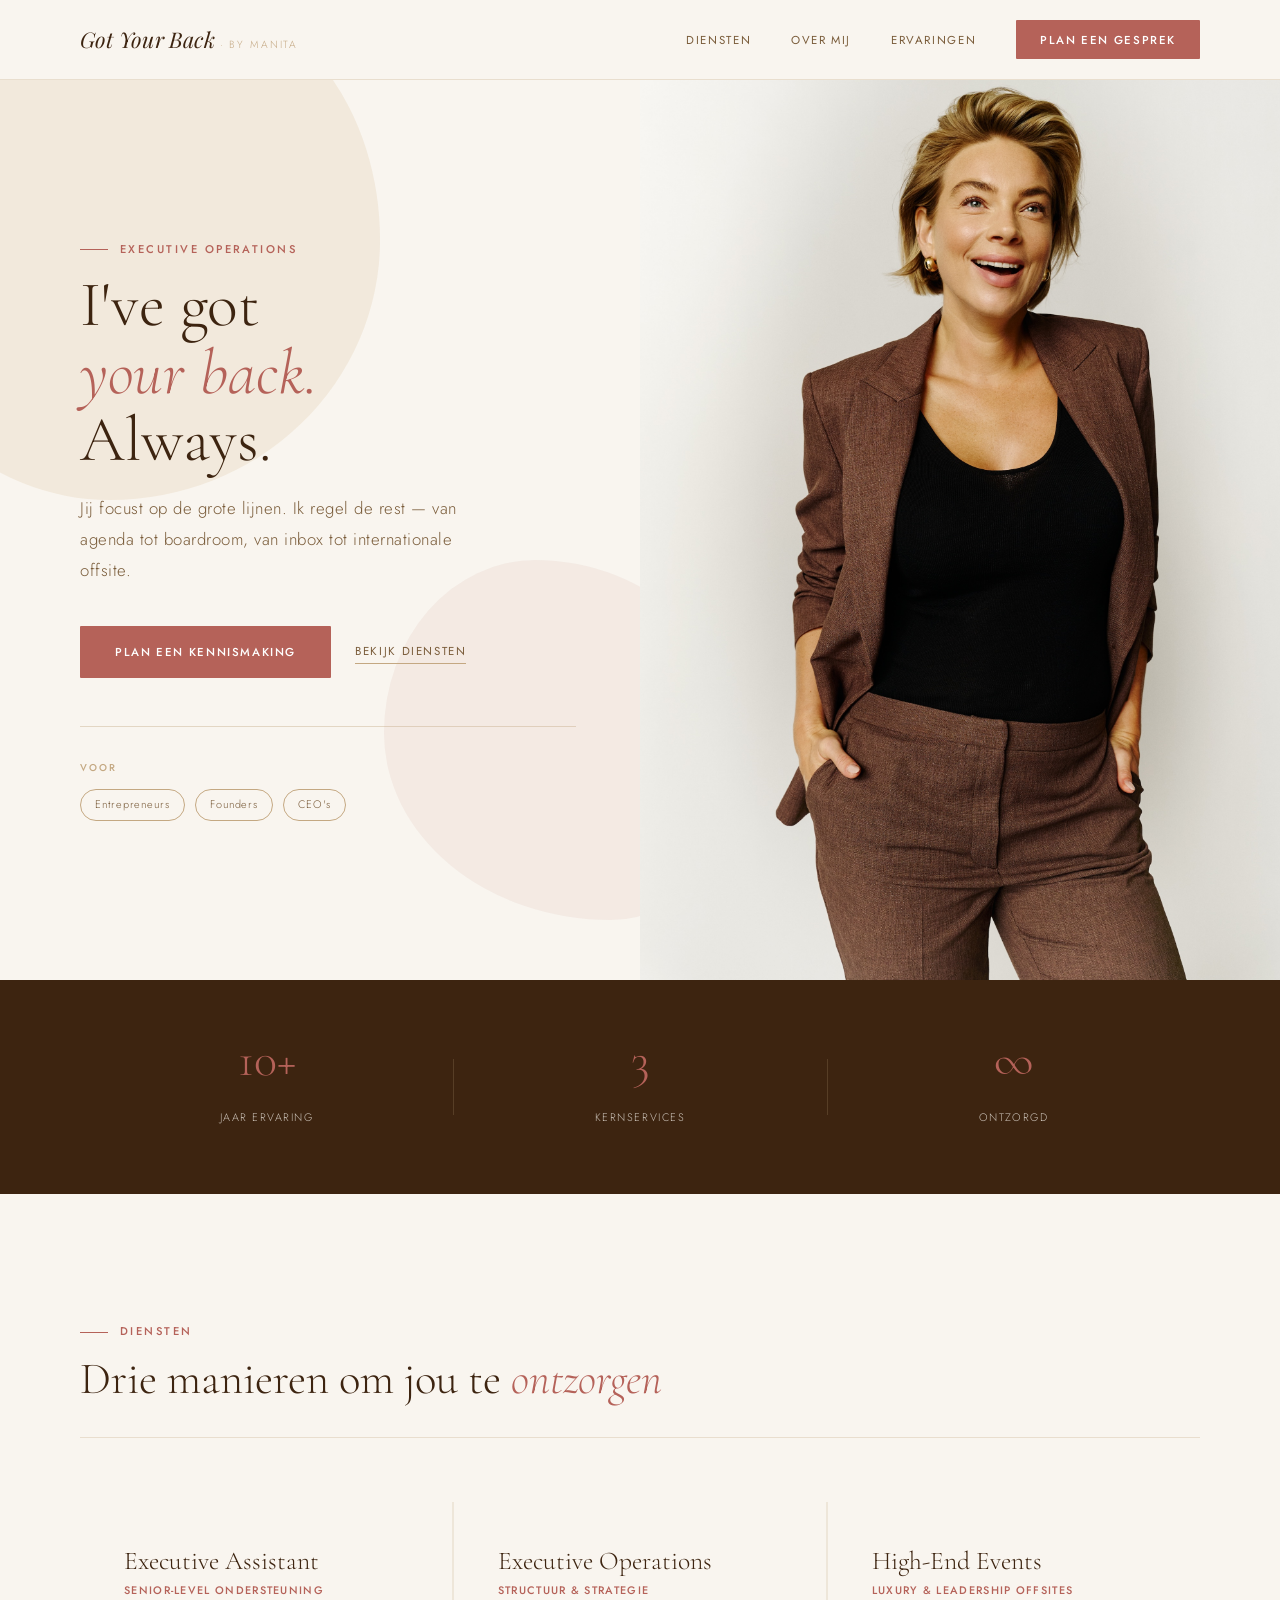
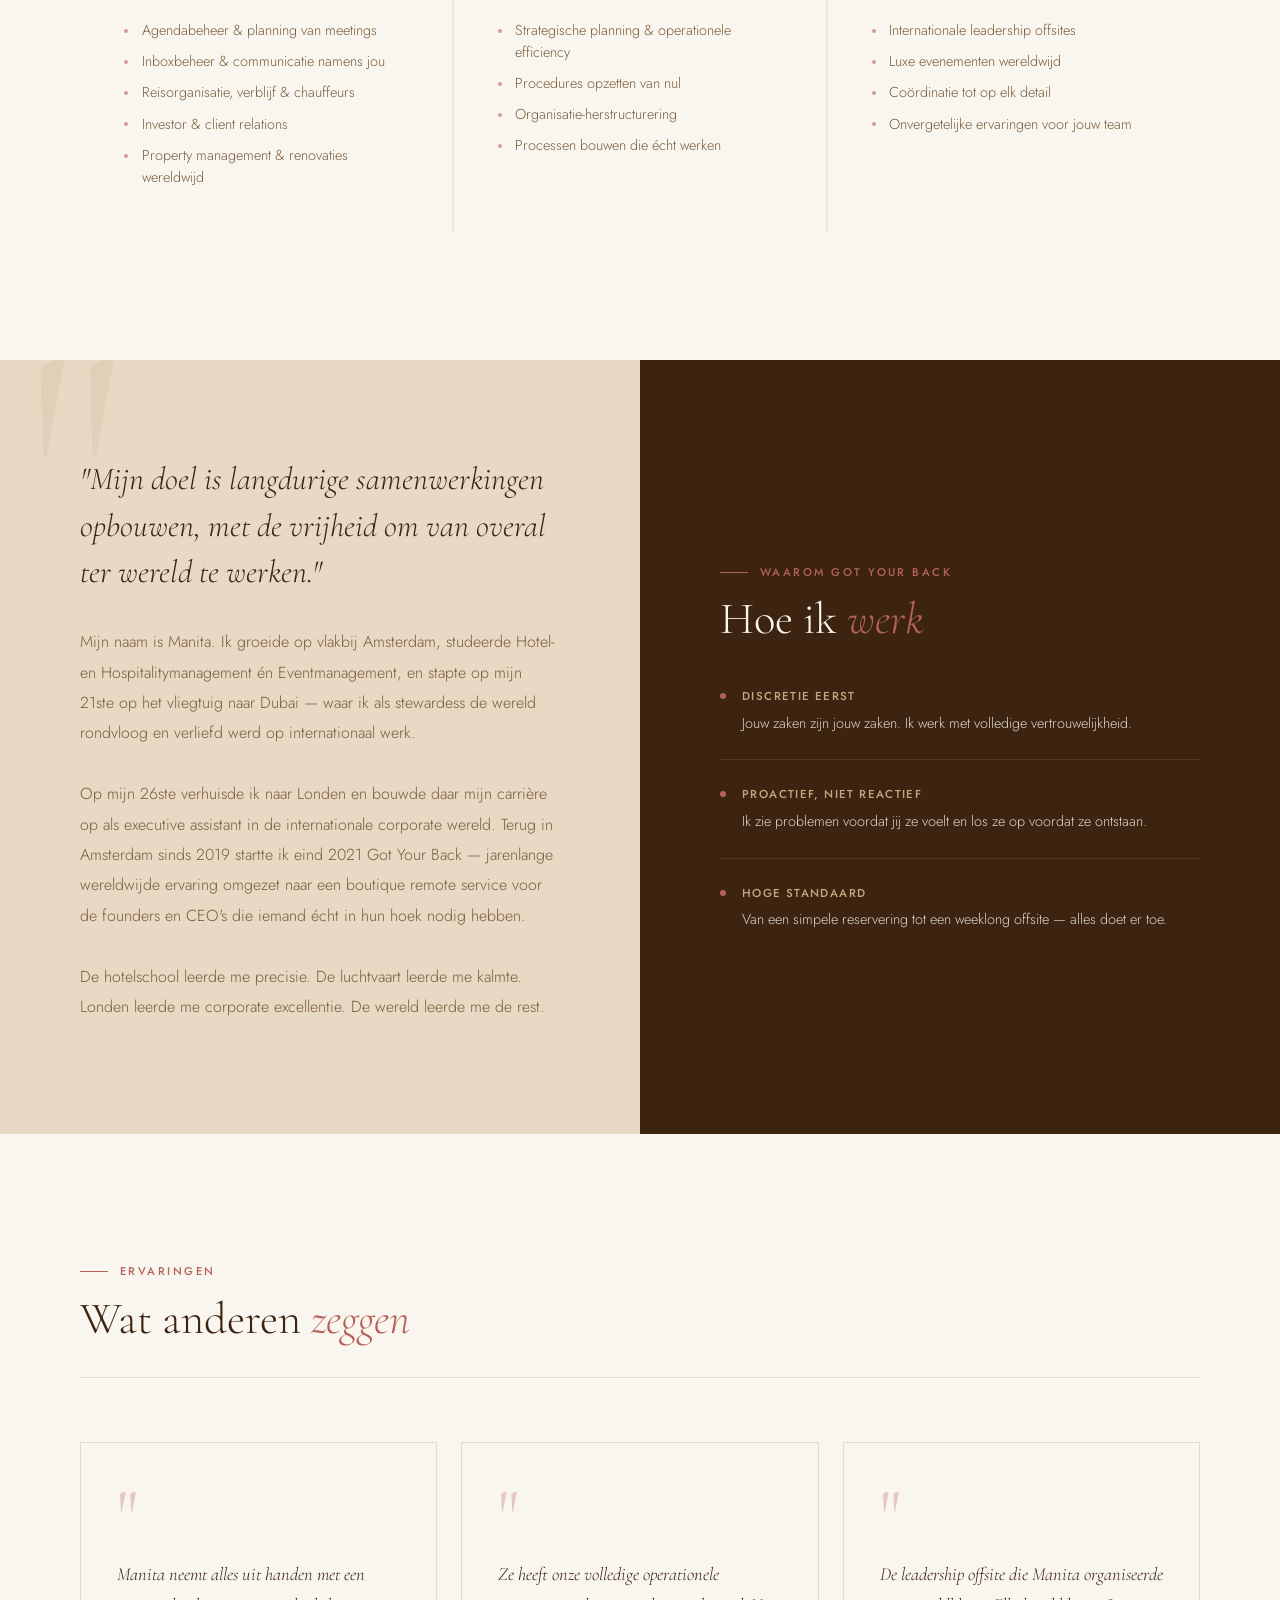
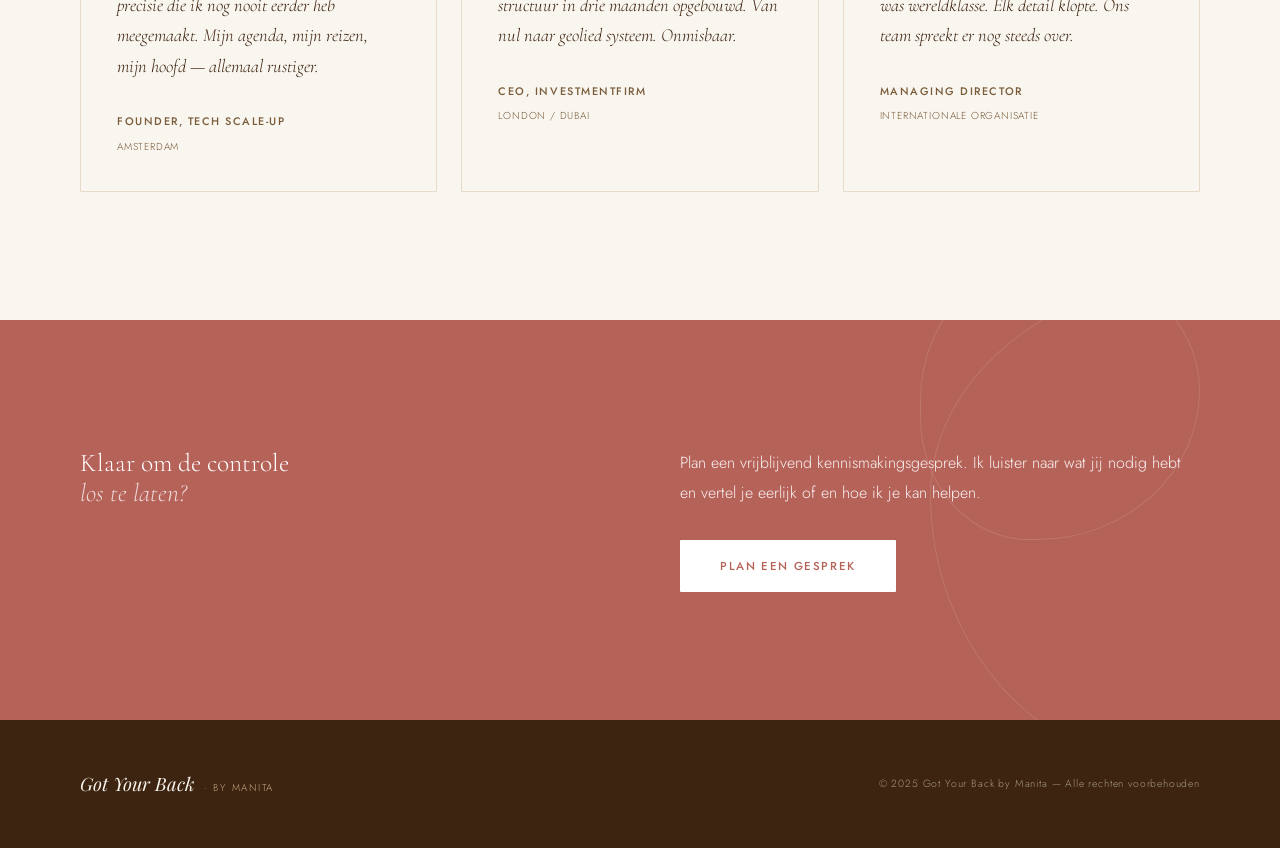
<file: manita.html>
<!DOCTYPE html>
<html lang="nl">
<head>
    <meta charset="UTF-8">
    <meta name="viewport" content="width=device-width, initial-scale=1.0">
    <title>Got Your Back — by Manita</title>
    <link rel="preconnect" href="https://fonts.googleapis.com">
    <link rel="preconnect" href="https://fonts.gstatic.com" crossorigin>
    <link href="https://fonts.googleapis.com/css2?family=Cormorant+Garamond:ital,wght@0,300;0,400;1,300;1,400&family=Jost:wght@200;300;400;500&family=Playfair+Display:ital,wght@1,400;1,500&display=swap" rel="stylesheet">
    <link rel="stylesheet" href="css/main.css">
</head>
<body>
<script>document.documentElement.classList.add('js')</script>

<a class="skip-link" href="#main-content">Ga naar hoofdinhoud</a>

<header>
    <nav>
        <a class="nav-logo logo" href="#" aria-label="Got Your Back by Manita – homepagina">
            <span class="logo-script" aria-hidden="true">Got Your Back</span>
            <span class="logo-by" aria-hidden="true"> · by Manita</span>
        </a>
        
        <button class="nav-toggle" type="button" aria-expanded="false" aria-controls="nav-menu">
            <span class="sr-only">Menu openen</span>
            <span class="nav-toggle-icon" aria-hidden="true"></span>
        </button>

        <ul id="nav-menu" class="nav-links" role="list">
            <li><a href="#services">Diensten</a></li>
            <li><a href="#about">Over mij</a></li>
            <li><a href="#testimonials">Ervaringen</a></li>
            <li><a class="btn btn--filled btn--sm" href="#contact">Plan een gesprek</a></li>
        </ul>
    </nav>
</header>

<main id="main-content">

    <!-- HERO -->
    <section class="hero o-split">
        <div class="hero-blob-1" aria-hidden="true"></div>
        <div class="hero-blob-2" aria-hidden="true"></div>
        <div class="hero-blob-3" aria-hidden="true"></div>
        <div class="hero-line-deco" aria-hidden="true"></div>

        <div class="hero-left">
            <p class="eyebrow" aria-hidden="true">Executive Operations</p>
            <h1 id="hero-heading" class="hero-title">
                I've got<br><em>your back.</em><br>Always.
            </h1>
            <p class="hero-subtitle">
                Jij focust op de grote lijnen. Ik regel de rest — van agenda tot boardroom, van inbox tot internationale offsite.
            </p>
            <div class="hero-actions">
                <a href="#contact" class="btn btn--filled">Plan een kennismaking</a>
                <a href="#services" class="btn btn--ghost">Bekijk diensten</a>
            </div>
            <div class="hero-for">
                <p class="hero-for-label">Voor</p>
                <ul class="hero-for-tags" role="list" aria-label="Voor wie">
                    <li class="tag">Entrepreneurs</li>
                    <li class="tag">Founders</li>
                    <li class="tag">CEO's</li>
                </ul>
            </div>
        </div>

        <div class="hero-right">
            <div class="hero-photo-wrap">
                <img class="hero-photo" src="manita.jpg" alt="Manita, oprichter van Got Your Back" decoding="async">
            </div>
        </div>
    </section>

    <!-- STATS -->
    <section class="intro-strip reveal" aria-label="Ervaringscijfers">
        <div class="intro-stat">
            <strong class="intro-stat-number">10+</strong>
            <p class="intro-stat-label">Jaar ervaring</p>
        </div>
        <div class="intro-divider" aria-hidden="true"></div>
        <div class="intro-stat">
            <strong class="intro-stat-number">3</strong>
            <p class="intro-stat-label">Kernservices</p>
        </div>
        <div class="intro-divider" aria-hidden="true"></div>
        <div class="intro-stat">
            <strong class="intro-stat-number">∞</strong>
            <p class="intro-stat-label">Ontzorgd</p>
        </div>
    </section>

    <!-- SERVICES -->
    <section class="services o-section" id="services">
        <header class="section-header reveal">
            <div>
                <p class="eyebrow">Diensten</p>
                <h2 id="services-heading" class="section-title">Drie manieren om jou te <em>ontzorgen</em></h2>
            </div>
        </header>
        <ul class="service-cards o-trio reveal" role="list">
            <li class="service-card">
                <h3 class="service-name">Executive Assistant</h3>
                <p class="service-tagline">Senior-level ondersteuning</p>
                <ul class="service-list" role="list">
                    <li>Agendabeheer &amp; planning van meetings</li>
                    <li>Inboxbeheer &amp; communicatie namens jou</li>
                    <li>Reisorganisatie, verblijf &amp; chauffeurs</li>
                    <li>Investor &amp; client relations</li>
                    <li>Property management &amp; renovaties wereldwijd</li>
                </ul>
            </li>
            <li class="service-card">
                <h3 class="service-name">Executive Operations</h3>
                <p class="service-tagline">Structuur &amp; strategie</p>
                <ul class="service-list" role="list">
                    <li>Strategische planning &amp; operationele efficiency</li>
                    <li>Procedures opzetten van nul</li>
                    <li>Organisatie-herstructurering</li>
                    <li>Processen bouwen die écht werken</li>
                </ul>
            </li>
            <li class="service-card">
                <h3 class="service-name">High-End Events</h3>
                <p class="service-tagline">Luxury &amp; leadership offsites</p>
                <ul class="service-list" role="list">
                    <li>Internationale leadership offsites</li>
                    <li>Luxe evenementen wereldwijd</li>
                    <li>Coördinatie tot op elk detail</li>
                    <li>Onvergetelijke ervaringen voor jouw team</li>
                </ul>
            </li>
        </ul>
    </section>

    <!-- ABOUT -->
    <section class="about o-split" id="about">
        <div class="about-left reveal">
            <blockquote class="about-quote">"Mijn doel is langdurige samenwerkingen opbouwen, met de vrijheid om van overal ter wereld te werken."</blockquote>
            <p class="about-bio">
                Mijn naam is Manita. Ik groeide op vlakbij Amsterdam, studeerde Hotel- en Hospitalitymanagement én Eventmanagement, en stapte op mijn 21ste op het vliegtuig naar Dubai — waar ik als stewardess de wereld rondvloog en verliefd werd op internationaal werk.<br><br>
                Op mijn 26ste verhuisde ik naar Londen en bouwde daar mijn carrière op als executive assistant in de internationale corporate wereld. Terug in Amsterdam sinds 2019 startte ik eind 2021 Got Your Back — jarenlange wereldwijde ervaring omgezet naar een boutique remote service voor de founders en CEO's die iemand écht in hun hoek nodig hebben.<br><br>
                De hotelschool leerde me precisie. De luchtvaart leerde me kalmte. Londen leerde me corporate excellentie. De wereld leerde me de rest.
            </p>
        </div>
        <div class="about-right reveal">
            <p class="eyebrow" aria-hidden="true">Waarom Got Your Back</p>
            <h2 id="about-heading" class="section-title">Hoe ik <em>werk</em></h2>
            <dl class="values">
                <div class="value-item">
                    <div class="value-dot" aria-hidden="true"></div>
                    <div>
                        <dt class="value-name">Discretie eerst</dt>
                        <dd class="value-desc">Jouw zaken zijn jouw zaken. Ik werk met volledige vertrouwelijkheid.</dd>
                    </div>
                </div>
                <div class="value-item">
                    <div class="value-dot" aria-hidden="true"></div>
                    <div>
                        <dt class="value-name">Proactief, niet reactief</dt>
                        <dd class="value-desc">Ik zie problemen voordat jij ze voelt en los ze op voordat ze ontstaan.</dd>
                    </div>
                </div>
                <div class="value-item">
                    <div class="value-dot" aria-hidden="true"></div>
                    <div>
                        <dt class="value-name">Hoge standaard</dt>
                        <dd class="value-desc">Van een simpele reservering tot een weeklong offsite — alles doet er toe.</dd>
                    </div>
                </div>
            </dl>
        </div>
    </section>

    <!-- TESTIMONIALS -->
    <section class="testimonials o-section" id="testimonials">
        <header class="section-header reveal">
            <div>
                <p class="eyebrow" aria-hidden="true">Ervaringen</p>
                <h2 id="testimonials-heading" class="section-title">Wat anderen <em>zeggen</em></h2>
            </div>
        </header>
        <ul class="testimonial-grid o-trio reveal" role="list">
            <li class="testimonial-card">
                <blockquote class="testimonial-text">Manita neemt alles uit handen met een precisie die ik nog nooit eerder heb meegemaakt. Mijn agenda, mijn reizen, mijn hoofd — allemaal rustiger.</blockquote>
                <cite class="testimonial-author">Founder, Tech Scale-up<span class="testimonial-role">Amsterdam</span></cite>
            </li>
            <li class="testimonial-card">
                <blockquote class="testimonial-text">Ze heeft onze volledige operationele structuur in drie maanden opgebouwd. Van nul naar geolied systeem. Onmisbaar.</blockquote>
                <cite class="testimonial-author">CEO, Investmentfirm<span class="testimonial-role">London / Dubai</span></cite>
            </li>
            <li class="testimonial-card">
                <blockquote class="testimonial-text">De leadership offsite die Manita organiseerde was wereldklasse. Elk detail klopte. Ons team spreekt er nog steeds over.</blockquote>
                <cite class="testimonial-author">Managing Director<span class="testimonial-role">Internationale organisatie</span></cite>
            </li>
        </ul>
    </section>

    <!-- CTA -->
    <section class="cta-section o-split o-section" id="contact">
        <div class="cta-blob" aria-hidden="true"></div>
        <div class="cta-blob cta-blob-2" aria-hidden="true"></div>
        <h2 id="cta-heading" class="cta-title reveal">
            Klaar om de controle <br><em>los te laten?</em>
        </h2>
        <div class="cta-right reveal">
            <p class="cta-sub">Plan een vrijblijvend kennismakingsgesprek. Ik luister naar wat jij nodig hebt en vertel je eerlijk of en hoe ik je kan helpen.</p>
            <a href="mailto:hallo@gotyourback.nl" class="btn btn--white">Plan een gesprek</a>
        </div>
    </section>

</main>

<footer>
    <div class="footer-logo logo">
        <span class="logo-script">Got Your Back</span>
        <span class="logo-by">&nbsp;· by Manita</span>
    </div>
    <small class="footer-copy">© 2025 Got Your Back by Manita — Alle rechten voorbehouden</small>
</footer>

<script>
    const observer = new IntersectionObserver((entries) => {
        entries.forEach((entry, i) => {
            if (entry.isIntersecting) {
                setTimeout(() => entry.target.classList.add('visible'), i * 80);
            }
        });
    }, { threshold: 0.1 });
    document.querySelectorAll('.reveal').forEach(el => observer.observe(el));

    const toggle = document.querySelector('.nav-toggle');
    const menu = document.getElementById('nav-menu');
    toggle.addEventListener('click', () => {
        const open = toggle.getAttribute('aria-expanded') === 'true';
        toggle.setAttribute('aria-expanded', String(!open));
        menu.classList.toggle('is-open', !open);
    });
    menu.querySelectorAll('a').forEach(a =>
        a.addEventListener('click', () => {
            toggle.setAttribute('aria-expanded', 'false');
            menu.classList.remove('is-open');
        })
    );
</script>
</body>
</html>
</file>
<file: css/main.css>
@import '1-settings.css';
@import '2-generic.css';
@import '3-elements.css';
@import '4-objects.css';
@import '5-components.css';
@import '6-utilities.css';
</file>
